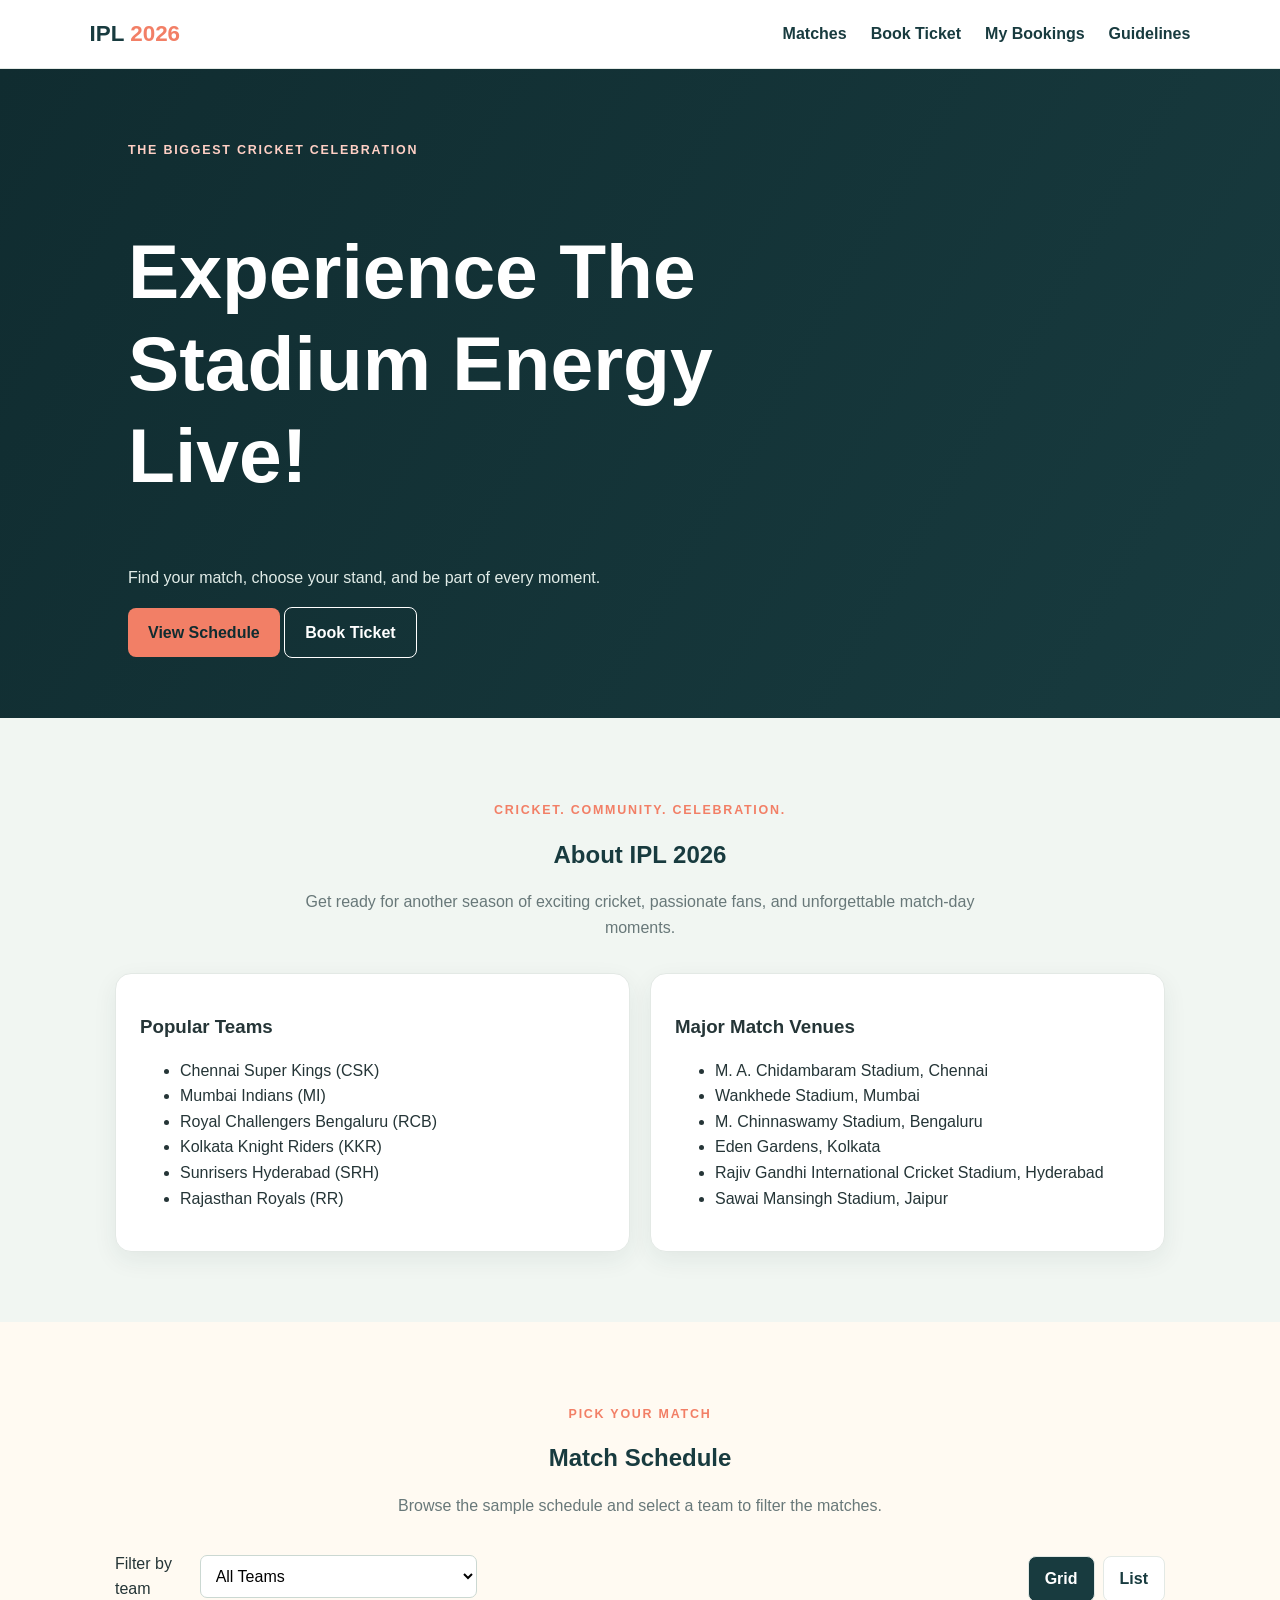
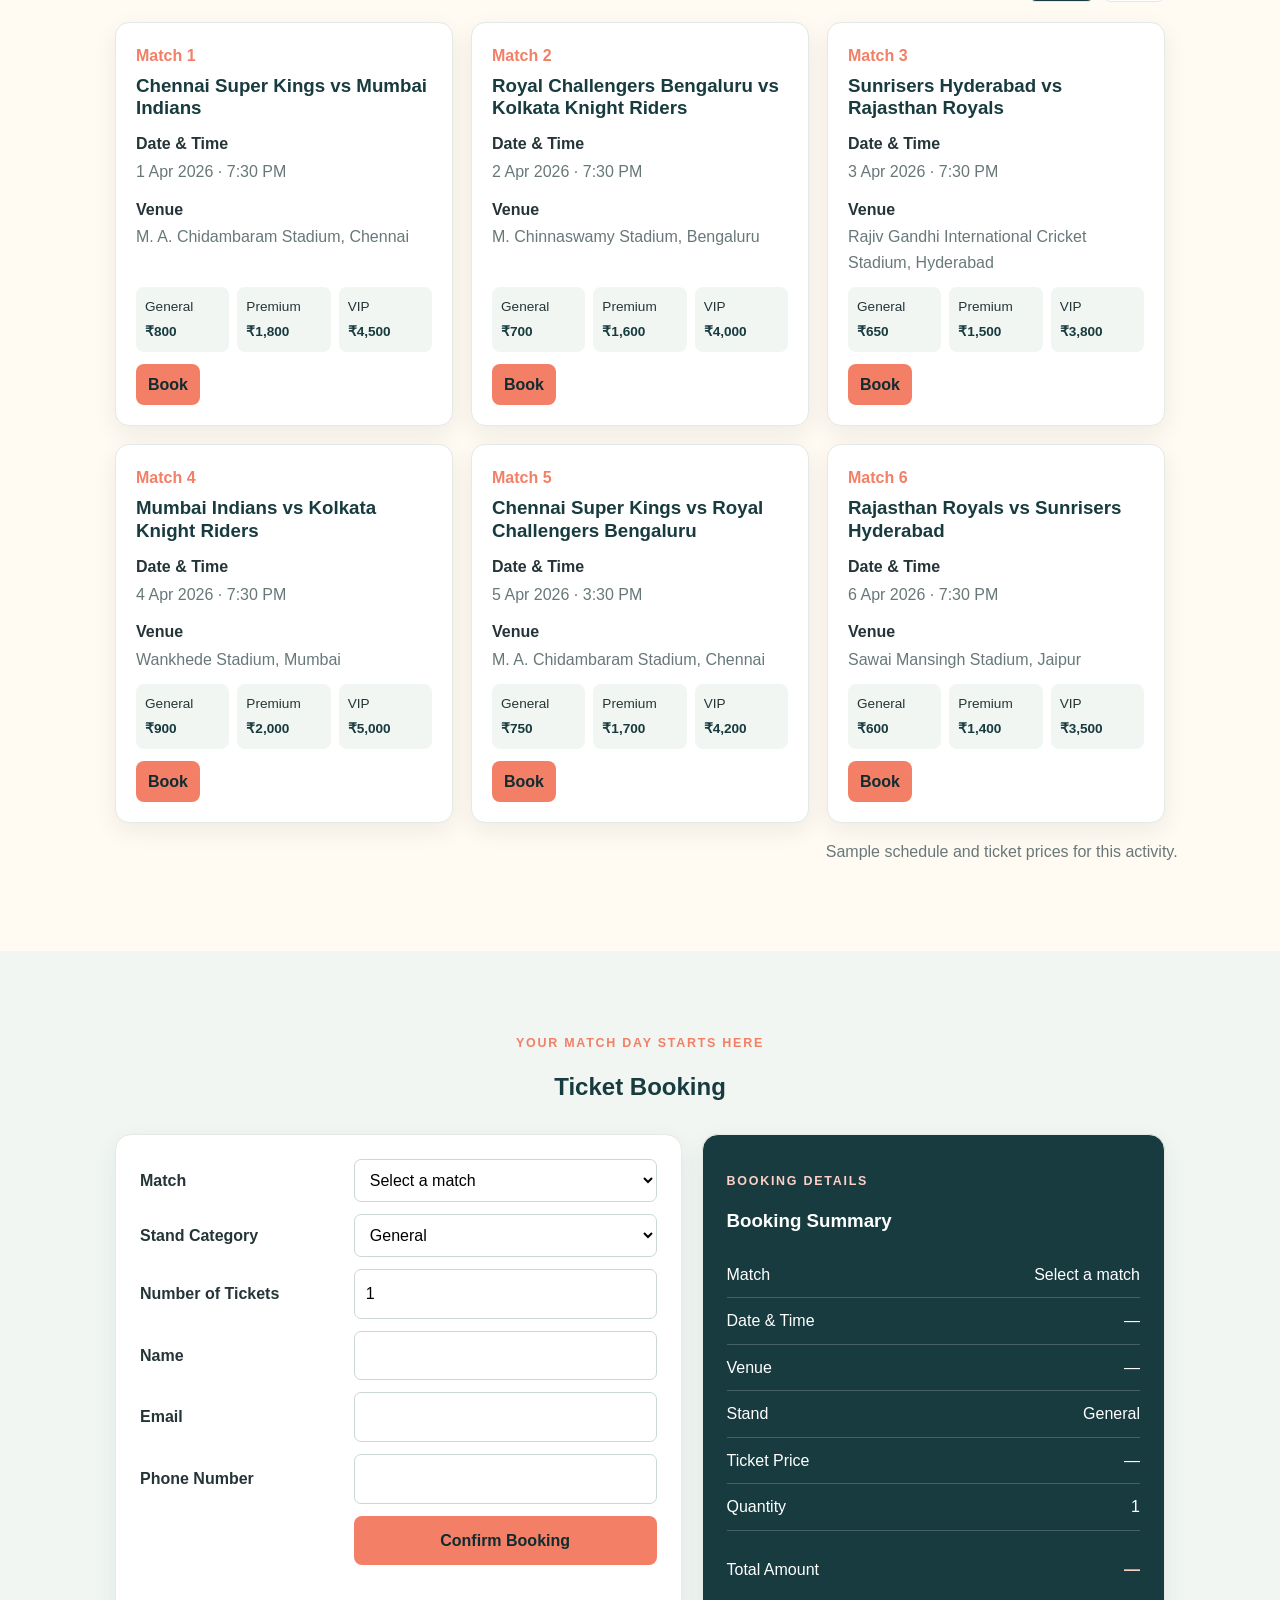
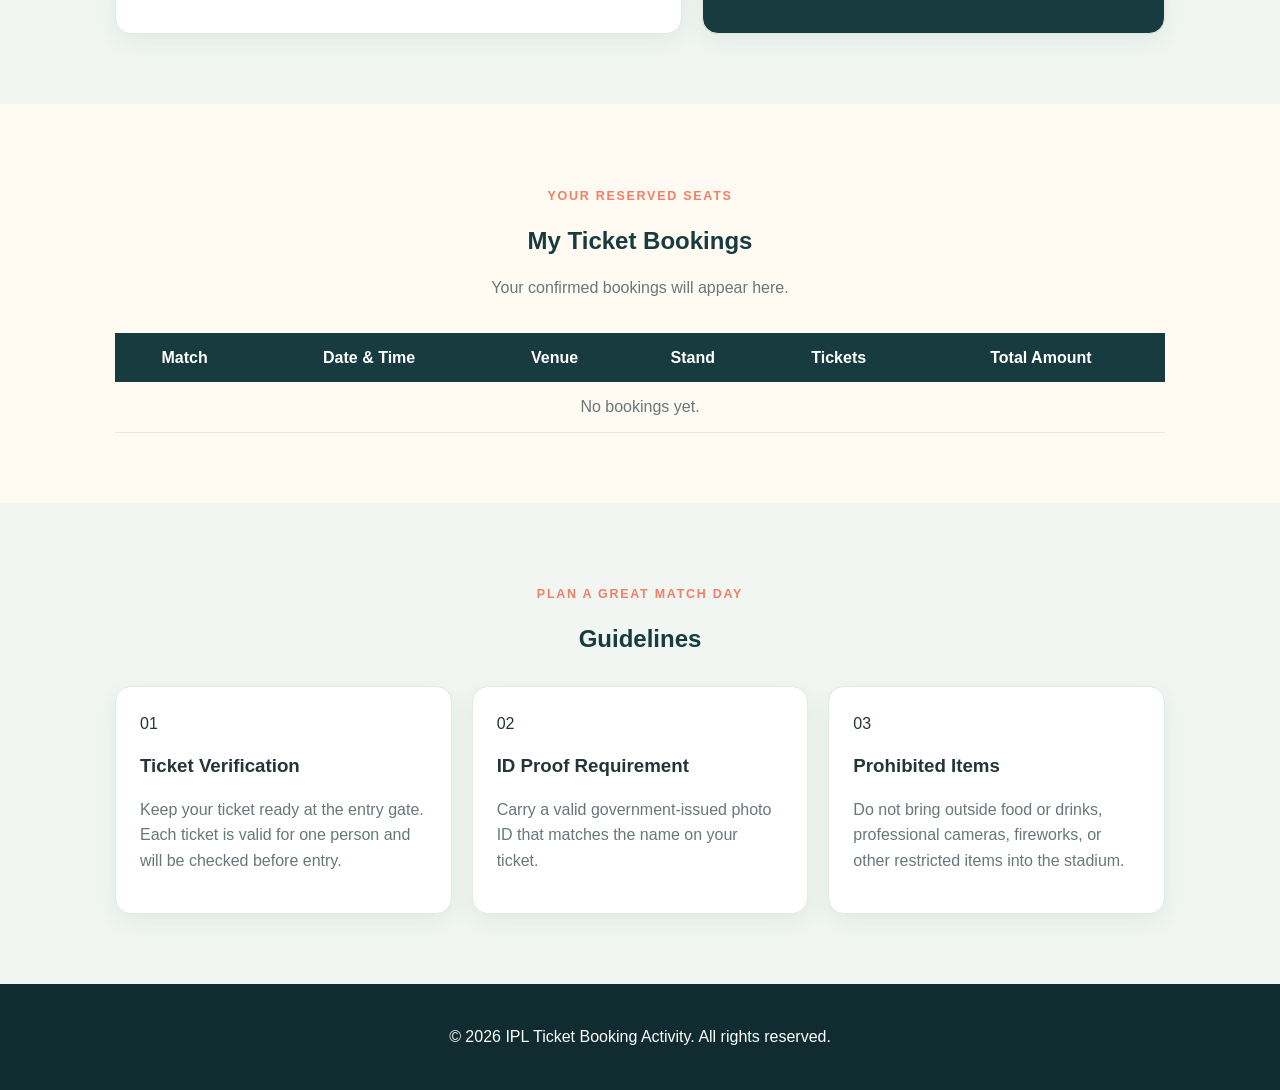
<file: index.html>
<!doctype html>
<html lang="en">
<head>
  <meta charset="utf-8">
  <meta name="viewport" content="width=device-width, initial-scale=1">
  <meta name="description" content="Explore IPL 2026 matches and book your stadium tickets.">
  <title>IPL 2026 | Ticket Booking</title>
  <link rel="stylesheet" href="styles.css">
  <script src="app.js" defer></script>
</head>
<body>
  <header class="site-header">
    <a class="brand" href="#home" aria-label="IPL 2026 home">IPL <span>2026</span></a>


    <button class="menu-toggle" id="menu-toggle" type="button" aria-expanded="false" aria-controls="main-nav" aria-label="Open navigation"><span></span><span></span><span></span></button>
    <nav id="main-nav" aria-label="Main navigation">
      <a href="#matches">Matches</a>
      <a href="booking.html">Book Ticket</a>
      <a href="#my-bookings">My Bookings</a>
      <a href="#guidelines">Guidelines</a>
    </nav>
  </header>

  <main>
    <section class="hero" id="home" aria-labelledby="hero-title">
      <div class="hero-content">
        <p class="eyebrow">THE BIGGEST CRICKET CELEBRATION</p>
        <h1 id="hero-title">Experience The Stadium Energy Live!</h1>
        <p>Find your match, choose your stand, and be part of every moment.</p>
        <div class="hero-actions">
          <a class="button button-light" href="#matches">View Schedule</a>
          <a class="button button-outline" href="#booking">Book Ticket</a>
        </div>
      </div>
    </section>

    <section class="section about" id="about" aria-labelledby="about-title">
      <div class="section-heading">
        <p class="eyebrow">CRICKET. COMMUNITY. CELEBRATION.</p>
        <h2 id="about-title">About IPL 2026</h2>
        <p>Get ready for another season of exciting cricket, passionate fans, and unforgettable match-day moments.</p>
      </div>
      <div class="about-grid">
        <article class="info-panel">
          <h3>Popular Teams</h3>
          <ul class="team-list">
            <li>Chennai Super Kings (CSK)</li><li>Mumbai Indians (MI)</li>
            <li>Royal Challengers Bengaluru (RCB)</li><li>Kolkata Knight Riders (KKR)</li>
            <li>Sunrisers Hyderabad (SRH)</li><li>Rajasthan Royals (RR)</li>
          </ul>
        </article>
        <article class="info-panel">
          <h3>Major Match Venues</h3>
          <ul class="venue-list">
            <li>M. A. Chidambaram Stadium, Chennai</li><li>Wankhede Stadium, Mumbai</li>
            <li>M. Chinnaswamy Stadium, Bengaluru</li><li>Eden Gardens, Kolkata</li>
            <li>Rajiv Gandhi International Cricket Stadium, Hyderabad</li><li>Sawai Mansingh Stadium, Jaipur</li>
          </ul>
        </article>
      </div>
    </section>

    <section class="section schedule-section" id="matches" aria-labelledby="matches-title">
      <div class="section-heading">
        <p class="eyebrow">PICK YOUR MATCH</p>
        <h2 id="matches-title">Match Schedule</h2>
        <p>Browse the sample schedule and select a team to filter the matches.</p>
      </div>
      <div class="schedule-tools">
        <div class="filter-row">
          <label for="team-filter">Filter by team</label>
          <select id="team-filter">
            <option value="all">All Teams</option>
            <option>Chennai Super Kings</option><option>Mumbai Indians</option>
            <option>Royal Challengers Bengaluru</option><option>Kolkata Knight Riders</option>
            <option>Sunrisers Hyderabad</option><option>Rajasthan Royals</option>
          </select>
        </div>
        <div class="view-toggle" role="group" aria-label="Match layout">
          <button id="grid-view" type="button" aria-pressed="true" class="is-active">Grid</button>
          <button id="list-view" type="button" aria-pressed="false">List</button>
        </div>
      </div>
      <div class="match-grid" id="match-cards">
        <article class="match-card" data-teams="Chennai Super Kings,Mumbai Indians" data-match="Match 1: Chennai Super Kings vs Mumbai Indians" data-date="1 April 2026, 7:30 PM" data-venue="M. A. Chidambaram Stadium, Chennai" data-general="800" data-premium="1800" data-vip="4500">
          <div class="match-card-heading"><span class="match-number">Match 1</span><h3>Chennai Super Kings vs Mumbai Indians</h3></div>
          <p><strong>Date &amp; Time</strong><span>1 Apr 2026 · 7:30 PM</span></p><p><strong>Venue</strong><span>M. A. Chidambaram Stadium, Chennai</span></p>
          <div class="match-prices"><span>General <strong>₹800</strong></span><span>Premium <strong>₹1,800</strong></span><span>VIP <strong>₹4,500</strong></span></div><button class="book-button" type="button">Book</button>
        </article>
        <article class="match-card" data-teams="Royal Challengers Bengaluru,Kolkata Knight Riders" data-match="Match 2: Royal Challengers Bengaluru vs Kolkata Knight Riders" data-date="2 April 2026, 7:30 PM" data-venue="M. Chinnaswamy Stadium, Bengaluru" data-general="700" data-premium="1600" data-vip="4000">
          <div class="match-card-heading"><span class="match-number">Match 2</span><h3>Royal Challengers Bengaluru vs Kolkata Knight Riders</h3></div>
          <p><strong>Date &amp; Time</strong><span>2 Apr 2026 · 7:30 PM</span></p><p><strong>Venue</strong><span>M. Chinnaswamy Stadium, Bengaluru</span></p>
          <div class="match-prices"><span>General <strong>₹700</strong></span><span>Premium <strong>₹1,600</strong></span><span>VIP <strong>₹4,000</strong></span></div><button class="book-button" type="button">Book</button>
        </article>
        <article class="match-card" data-teams="Sunrisers Hyderabad,Rajasthan Royals" data-match="Match 3: Sunrisers Hyderabad vs Rajasthan Royals" data-date="3 April 2026, 7:30 PM" data-venue="Rajiv Gandhi International Cricket Stadium, Hyderabad" data-general="650" data-premium="1500" data-vip="3800">
          <div class="match-card-heading"><span class="match-number">Match 3</span><h3>Sunrisers Hyderabad vs Rajasthan Royals</h3></div>
          <p><strong>Date &amp; Time</strong><span>3 Apr 2026 · 7:30 PM</span></p><p><strong>Venue</strong><span>Rajiv Gandhi International Cricket Stadium, Hyderabad</span></p>
          <div class="match-prices"><span>General <strong>₹650</strong></span><span>Premium <strong>₹1,500</strong></span><span>VIP <strong>₹3,800</strong></span></div><button class="book-button" type="button">Book</button>
        </article>
        <article class="match-card" data-teams="Mumbai Indians,Kolkata Knight Riders" data-match="Match 4: Mumbai Indians vs Kolkata Knight Riders" data-date="4 April 2026, 7:30 PM" data-venue="Wankhede Stadium, Mumbai" data-general="900" data-premium="2000" data-vip="5000">
          <div class="match-card-heading"><span class="match-number">Match 4</span><h3>Mumbai Indians vs Kolkata Knight Riders</h3></div>
          <p><strong>Date &amp; Time</strong><span>4 Apr 2026 · 7:30 PM</span></p><p><strong>Venue</strong><span>Wankhede Stadium, Mumbai</span></p>
          <div class="match-prices"><span>General <strong>₹900</strong></span><span>Premium <strong>₹2,000</strong></span><span>VIP <strong>₹5,000</strong></span></div><button class="book-button" type="button">Book</button>
        </article>
        <article class="match-card" data-teams="Chennai Super Kings,Royal Challengers Bengaluru" data-match="Match 5: Chennai Super Kings vs Royal Challengers Bengaluru" data-date="5 April 2026, 3:30 PM" data-venue="M. A. Chidambaram Stadium, Chennai" data-general="750" data-premium="1700" data-vip="4200">
          <div class="match-card-heading"><span class="match-number">Match 5</span><h3>Chennai Super Kings vs Royal Challengers Bengaluru</h3></div>
          <p><strong>Date &amp; Time</strong><span>5 Apr 2026 · 3:30 PM</span></p><p><strong>Venue</strong><span>M. A. Chidambaram Stadium, Chennai</span></p>
          <div class="match-prices"><span>General <strong>₹750</strong></span><span>Premium <strong>₹1,700</strong></span><span>VIP <strong>₹4,200</strong></span></div><button class="book-button" type="button">Book</button>
        </article>
        <article class="match-card" data-teams="Rajasthan Royals,Sunrisers Hyderabad" data-match="Match 6: Rajasthan Royals vs Sunrisers Hyderabad" data-date="6 April 2026, 7:30 PM" data-venue="Sawai Mansingh Stadium, Jaipur" data-general="600" data-premium="1400" data-vip="3500">
          <div class="match-card-heading"><span class="match-number">Match 6</span><h3>Rajasthan Royals vs Sunrisers Hyderabad</h3></div>
          <p><strong>Date &amp; Time</strong><span>6 Apr 2026 · 7:30 PM</span></p><p><strong>Venue</strong><span>Sawai Mansingh Stadium, Jaipur</span></p>
          <div class="match-prices"><span>General <strong>₹600</strong></span><span>Premium <strong>₹1,400</strong></span><span>VIP <strong>₹3,500</strong></span></div><button class="book-button" type="button">Book</button>
        </article>
      </div>
      <p class="schedule-note">Sample schedule and ticket prices for this activity.</p>
    </section>

    <section class="section booking-section" id="booking" aria-labelledby="booking-title">
      <div class="section-heading">
        <p class="eyebrow">YOUR MATCH DAY STARTS HERE</p>
        <h2 id="booking-title">Ticket Booking</h2>
      </div>
      <div class="booking-layout">
        <form id="booking-form" class="booking-form">
          <label for="match">Match</label>
          <select id="match" name="match" required><option value="">Select a match</option></select>
          <label for="stand">Stand Category</label>
          <select id="stand" name="stand" required><option value="General">General</option><option value="Premium">Premium</option><option value="VIP">VIP</option></select>
          <label for="quantity">Number of Tickets</label>
          <input id="quantity" name="quantity" type="number" min="1" max="10" value="1" required>
          <label for="name">Name</label>
          <input id="name" name="name" type="text" autocomplete="name" required>
          <label for="email">Email</label>
          <input id="email" name="email" type="email" autocomplete="email" required>
          <label for="phone">Phone Number</label>
          <input id="phone" name="phone" type="tel" autocomplete="tel" required>
          <button class="button button-primary submit-button" type="submit">Confirm Booking</button>
          <p id="form-message" class="form-message" aria-live="polite"></p>
        </form>
        <aside class="summary-card" aria-labelledby="summary-title">
          <p class="eyebrow">BOOKING DETAILS</p><h3 id="summary-title">Booking Summary</h3>
          <dl><div><dt>Match</dt><dd id="summary-match">Select a match</dd></div><div><dt>Date &amp; Time</dt><dd id="summary-date">—</dd></div><div><dt>Venue</dt><dd id="summary-venue">—</dd></div><div><dt>Stand</dt><dd id="summary-stand">General</dd></div><div><dt>Ticket Price</dt><dd id="summary-price">—</dd></div><div><dt>Quantity</dt><dd id="summary-quantity">1</dd></div></dl>
          <div class="summary-total"><span>Total Amount</span><strong id="summary-total">—</strong></div>
        </aside>
      </div>
    </section>

    <section class="section records-section" id="my-bookings" aria-labelledby="records-title">
      <div class="section-heading"><p class="eyebrow">YOUR RESERVED SEATS</p><h2 id="records-title">My Ticket Bookings</h2><p>Your confirmed bookings will appear here.</p></div>
      <div class="table-wrap"><table class="records-table"><thead><tr><th>Match</th><th>Date &amp; Time</th><th>Venue</th><th>Stand</th><th>Tickets</th><th>Total Amount</th></tr></thead><tbody id="booking-records"><tr id="empty-bookings"><td colspan="6" class="empty-state">No bookings yet.</td></tr></tbody></table></div>
    </section>

    <section class="section guidelines-section" id="guidelines" aria-labelledby="guidelines-title">
      <div class="section-heading"><p class="eyebrow">PLAN A GREAT MATCH DAY</p><h2 id="guidelines-title">Guidelines</h2></div>
      <div class="guideline-grid">
        <article class="guideline-card"><span class="guideline-number">01</span><h3>Ticket Verification</h3><p>Keep your ticket ready at the entry gate. Each ticket is valid for one person and will be checked before entry.</p></article>
        <article class="guideline-card"><span class="guideline-number">02</span><h3>ID Proof Requirement</h3><p>Carry a valid government-issued photo ID that matches the name on your ticket.</p></article>
        <article class="guideline-card"><span class="guideline-number">03</span><h3>Prohibited Items</h3><p>Do not bring outside food or drinks, professional cameras, fireworks, or other restricted items into the stadium.</p></article>
      </div>
    </section>
  </main>
  <footer class="site-footer"><p>© 2026 IPL Ticket Booking Activity. All rights reserved.</p></footer>
</body>
</html>
</file>
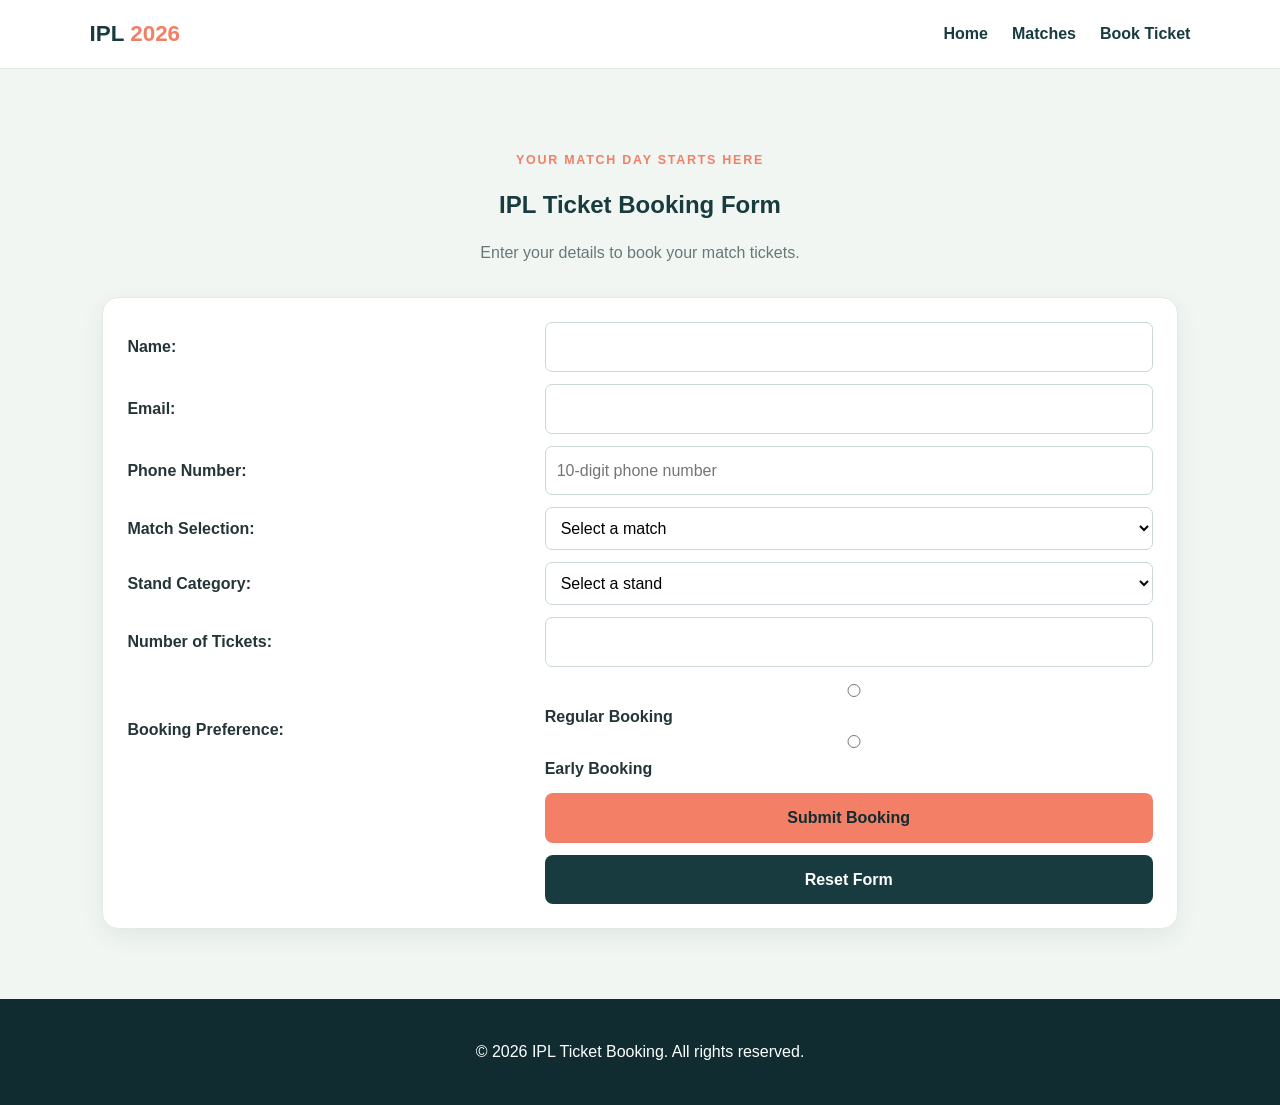
<file: booking.html>
<!DOCTYPE html>
<html lang="en">
<head>
    <meta charset="UTF-8">
    <meta name="viewport" content="width=device-width, initial-scale=1.0">
    <meta name="description" content="IPL 2026 Ticket Booking Form">
    <title>IPL 2026 | Book Tickets</title>
    <link rel="stylesheet" href="styles.css">
</head>
<body>

    <header class="site-header">
        <a class="brand" href="index.html">IPL <span>2026</span></a>
        <nav>
            <a href="index.html">Home</a>
            <a href="index.html#matches">Matches</a>
            <a href="booking.html">Book Ticket</a>
        </nav>
    </header>

    <main>
        <section class="section booking-section">
            <div class="section-heading">
                <p class="eyebrow">YOUR MATCH DAY STARTS HERE</p>
                <h2>IPL Ticket Booking Form</h2>
                <p>Enter your details to book your match tickets.</p>
            </div>

            <form class="booking-form" action="#" method="get">

                <label for="name">Name:</label>
                <input type="text" id="name" name="name"
                       minlength="3" maxlength="30" required>

                <label for="email">Email:</label>
                <input type="email" id="email" name="email" required>

                <label for="phone">Phone Number:</label>
                <input type="tel" id="phone" name="phone"
                       pattern="[0-9]{10}" maxlength="10"
                       placeholder="10-digit phone number" required>

                <label for="match">Match Selection:</label>
                <select id="match" name="match" required>
                    <option value="">Select a match</option>
                    <option value="CSK vs MI">CSK vs MI</option>
                    <option value="RCB vs KKR">RCB vs KKR</option>
                    <option value="SRH vs RR">SRH vs RR</option>
                    <option value="MI vs KKR">MI vs KKR</option>
                    <option value="CSK vs RCB">CSK vs RCB</option>
                    <option value="RR vs SRH">RR vs SRH</option>
                </select>

                <label for="stand">Stand Category:</label>
                <select id="stand" name="stand" required>
                    <option value="">Select a stand</option>
                    <option value="General">General</option>
                    <option value="Premium">Premium</option>
                    <option value="VIP">VIP</option>
                </select>

                <label for="quantity">Number of Tickets:</label>
                <input type="number" id="quantity" name="quantity"
                       min="1" max="10" required>

                <label>Booking Preference:</label>
                <div>
                    <input type="radio" id="regular" name="preference"
                           value="Regular" required>
                    <label for="regular">Regular Booking</label>

                    <input type="radio" id="early" name="preference"
                           value="Early">
                    <label for="early">Early Booking</label>
                </div>

                <button class="button button-primary submit-button"
                
                        type="submit">Submit Booking</button>

                <button class="button submit-button"
                        type="reset">Reset Form</button>

            </form>
        </section>
    </main>

    <footer class="site-footer">
        <p>&copy; 2026 IPL Ticket Booking. All rights reserved.</p>
    </footer>

    <script src="app.js" defer></script>

</body>
</html>
</file>
<file: styles.css>
:root {
  --navy: #183b3f;
  --navy-dark: #102c30;
  --coral: #f27f66;
  --cream: #fffaf2;
  --ink: #253537;
  --muted: #687879;
  --line: #e3e9e5;
}

* { box-sizing: border-box; }

html {
  scroll-behavior: smooth;
  scroll-padding-top: 85px;
}

body {
  margin: 0;
  color: var(--ink);
  background: var(--cream);
  font: 16px/1.6 Arial, sans-serif;
}

h1, h2, h3 { line-height: 1.2; }
h2 { color: var(--navy); }
a { color: inherit; }

.site-header {
  position: sticky;
  top: 0;
  z-index: 5;
  display: flex;
  justify-content: space-between;
  align-items: center;
  gap: 20px;
  padding: 16px clamp(20px, 7vw, 100px);
  background: white;
  border-bottom: 1px solid var(--line);
}

.brand {
  color: var(--navy);
  font-size: 1.4rem;
  font-weight: 800;
  text-decoration: none;
}

.brand span { color: var(--coral); }

nav { display: flex; gap: 24px; }
nav a { color: var(--navy); font-weight: 700; text-decoration: none; }
nav a:hover { color: var(--coral); }

.hero {
  min-height: 440px;
  display: grid;
  align-items: center;
  padding: 60px clamp(24px, 10vw, 150px);
  color: white;
  background: linear-gradient(120deg, var(--navy-dark), var(--navy));
}

.hero-content { max-width: 680px; }
.hero h1 { font-size: clamp(2.5rem, 6vw, 4.8rem); }
.hero .eyebrow { color: #ffd0c5; }
.hero-content > p:not(.eyebrow) { color: #e1ece8; }

.eyebrow {
  color: var(--coral);
  font-size: .78rem;
  font-weight: 800;
  letter-spacing: .14em;
}

.button, button {
  display: inline-block;
  padding: 12px 20px;
  border: 0;
  border-radius: 8px;
  background: var(--coral);
  color: var(--navy-dark);
  font: inherit;
  font-weight: 700;
  text-decoration: none;
  cursor: pointer;
}

.button-outline {
  border: 1px solid white;
  background: transparent;
  color: white;
}

.section { padding: 70px clamp(20px, 8vw, 110px); }
.about, .booking-section, .guidelines-section { background: #f1f6f2; }

.section-heading {
  max-width: 680px;
  margin: 0 auto 32px;
  text-align: center;
}

.section-heading > p:last-child,
.guideline-card p { color: var(--muted); }

.about-grid, .guideline-grid, .booking-layout {
  display: grid;
  gap: 20px;
  max-width: 1050px;
  margin: auto;
}

.about-grid { grid-template-columns: repeat(2, 1fr); }
.guideline-grid { grid-template-columns: repeat(3, 1fr); }
.booking-layout { grid-template-columns: 1.1fr .9fr; }

.info-panel, .guideline-card, .booking-form, .summary-card {
  padding: 24px;
  border: 1px solid var(--line);
  border-radius: 16px;
  background: white;
  box-shadow: 0 8px 24px #183b3f12;
}

.filter-row { margin: 0 auto 16px; max-width: 1050px; }
.filter-row select, .booking-form input, .booking-form select {
  width: 100%;
  padding: 11px;
  border: 1px solid #cbd8d2;
  border-radius: 7px;
  background: white;
  font: inherit;
}

.table-wrap { max-width: 1050px; margin: auto; overflow-x: auto; }

.schedule-table {
  width: 100%;
  border-collapse: separate;
  border-spacing: 0 10px;
}

.schedule-table th, .records-table th {
  padding: 12px;
  background: var(--navy);
  color: white;
}

.schedule-table td {
  padding: 12px;
  background: white;
  border-block: 1px solid var(--line);
}

.schedule-table td:first-child { border-left: 1px solid var(--line); }
.schedule-table td:last-child { border-right: 1px solid var(--line); }

.book-button { padding: 8px 12px; }
.schedule-note { text-align: right; color: var(--muted); }

.booking-form {
  display: grid;
  grid-template-columns: 1fr 1.5fr;
  gap: 12px;
  align-items: center;
}

.booking-form label { font-weight: 700; }
.submit-button { grid-column: 2; }
.form-message { grid-column: 1 / -1; color: var(--navy); }

.summary-card { background: var(--navy); color: white; }
.summary-card .eyebrow, .summary-total strong { color: #ffd0c5; }
.summary-card dl div, .summary-total {
  display: flex;
  justify-content: space-between;
  gap: 16px;
  padding: 10px 0;
  border-bottom: 1px solid #ffffff30;
}
.summary-card dd { margin: 0; text-align: right; }
.summary-total { border: 0; }

.records-table { width: 100%; border-collapse: collapse; }
.records-table td { padding: 12px; border-bottom: 1px solid var(--line); }
.empty-state { text-align: center; color: var(--muted); }

.site-footer {
  padding: 24px;
  background: var(--navy-dark);
  color: white;
  text-align: center;
}

@media (max-width: 760px) {
  .site-header { align-items: flex-start; flex-direction: column; }
  nav { max-width: 100%; gap: 16px; overflow-x: auto; }
  nav a { white-space: nowrap; }
  .about-grid, .guideline-grid, .booking-layout { grid-template-columns: 1fr; }
  .booking-form { grid-template-columns: 1fr; }
  .submit-button { grid-column: 1; }
  .schedule-table { min-width: 850px; }
}

@media (prefers-reduced-motion: reduce) {
  html { scroll-behavior: auto; }
}

/* Activity 3 - Booking Form */

.booking-form input:focus,
.booking-form select:focus {
    outline: 2px solid var(--coral);
    border-color: var(--navy);
}

.booking-form button {
    width: 100%;
}

.booking-form button[type="reset"] {
    background: var(--navy);
    color: white;
}
/* Activity 8 - Responsive match cards and mobile navigation */
.menu-toggle { display: none; }
.schedule-tools { display: flex; align-items: end; justify-content: space-between; gap: 20px; max-width: 1050px; margin: 0 auto 20px; }
.filter-row { display: flex; align-items: center; gap: 12px; margin: 0; max-width: none; }
.filter-row select { min-width: 230px; }
.view-toggle { display: flex; gap: 8px; }
.view-toggle button { padding: 9px 16px; background: white; border: 1px solid var(--line); color: var(--navy); }
.view-toggle button.is-active { background: var(--navy); color: white; }
.match-grid { display: grid; grid-template-columns: repeat(3, minmax(0, 1fr)); gap: 18px; max-width: 1050px; margin: auto; }
.match-card { display: flex; flex-direction: column; gap: 12px; min-width: 0; padding: 20px; border: 1px solid var(--line); border-radius: 14px; background: white; box-shadow: 0 8px 24px #183b3f12; }
.match-card[hidden] { display: none; }
.match-card-heading h3 { margin: 6px 0 0; color: var(--navy); }
.match-number { color: var(--coral); font-weight: 800; }
.match-card p { display: grid; gap: 2px; margin: 0; }
.match-card p span { color: var(--muted); }
.match-prices { display: grid; grid-template-columns: repeat(3, minmax(0, 1fr)); gap: 8px; margin-top: auto; }
.match-prices span { display: grid; gap: 3px; padding: 9px; border-radius: 8px; background: #f1f6f2; font-size: .85rem; }
.match-prices strong { color: var(--navy); }
.match-card .book-button { align-self: flex-start; }
.match-grid.is-list { grid-template-columns: 1fr; }
.match-grid.is-list .match-card { display: grid; grid-template-columns: minmax(180px, 1.3fr) minmax(150px, 1fr) minmax(150px, 1fr) minmax(270px, 1.5fr) auto; align-items: center; gap: 16px; }
.match-grid.is-list .match-prices { margin: 0; }

@media (max-width: 900px) {
  .match-grid, .about-grid, .guideline-grid, .booking-layout { grid-template-columns: 1fr; }
  .match-grid.is-list .match-card { grid-template-columns: 1fr 1fr; }
  .match-grid.is-list .match-card-heading, .match-grid.is-list .match-prices { grid-column: 1 / -1; }
}

@media (max-width: 760px) {
  .site-header { position: sticky; flex-direction: row; align-items: center; justify-content: space-between; }
  .menu-toggle { display: grid; gap: 5px; padding: 10px; background: var(--navy); }
  .menu-toggle span { display: block; width: 22px; height: 2px; background: white; }
  .site-header nav { display: none; position: absolute; top: 100%; left: 0; right: 0; flex-direction: column; gap: 0; padding: 8px 20px 16px; background: white; border-bottom: 1px solid var(--line); box-shadow: 0 8px 18px #183b3f18; }
  .site-header nav.is-open { display: flex; }
  .site-header nav a { padding: 10px 0; }
  .section { padding: 52px 20px; }
  .schedule-tools { align-items: stretch; flex-direction: column; }
  .filter-row { align-items: stretch; flex-direction: column; }
  .filter-row select { min-width: 0; }
  .match-grid, .match-grid.is-list { grid-template-columns: 1fr; }
  .match-grid.is-list .match-card { display: flex; }
  .match-grid.is-list .match-prices { grid-template-columns: repeat(3, minmax(0, 1fr)); }
  .guideline-grid { grid-template-columns: 1fr; }
}
</file>
